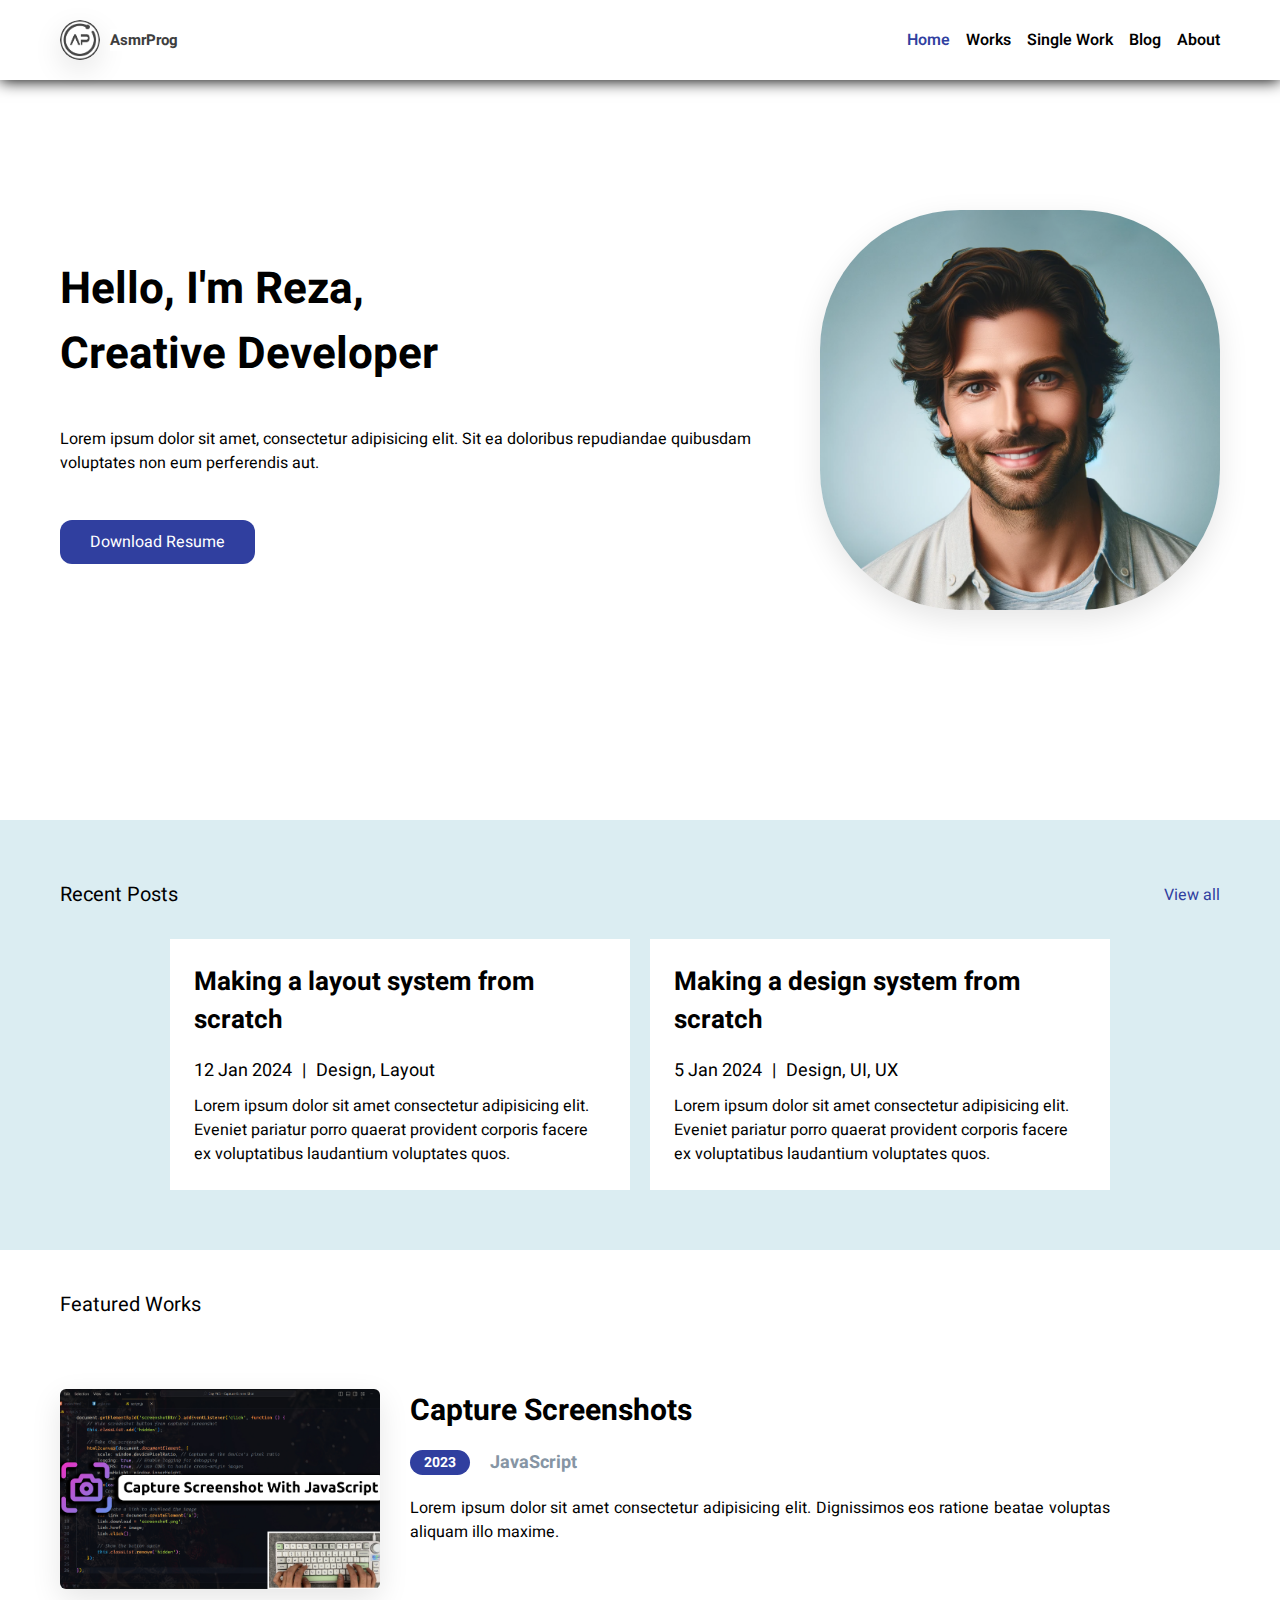
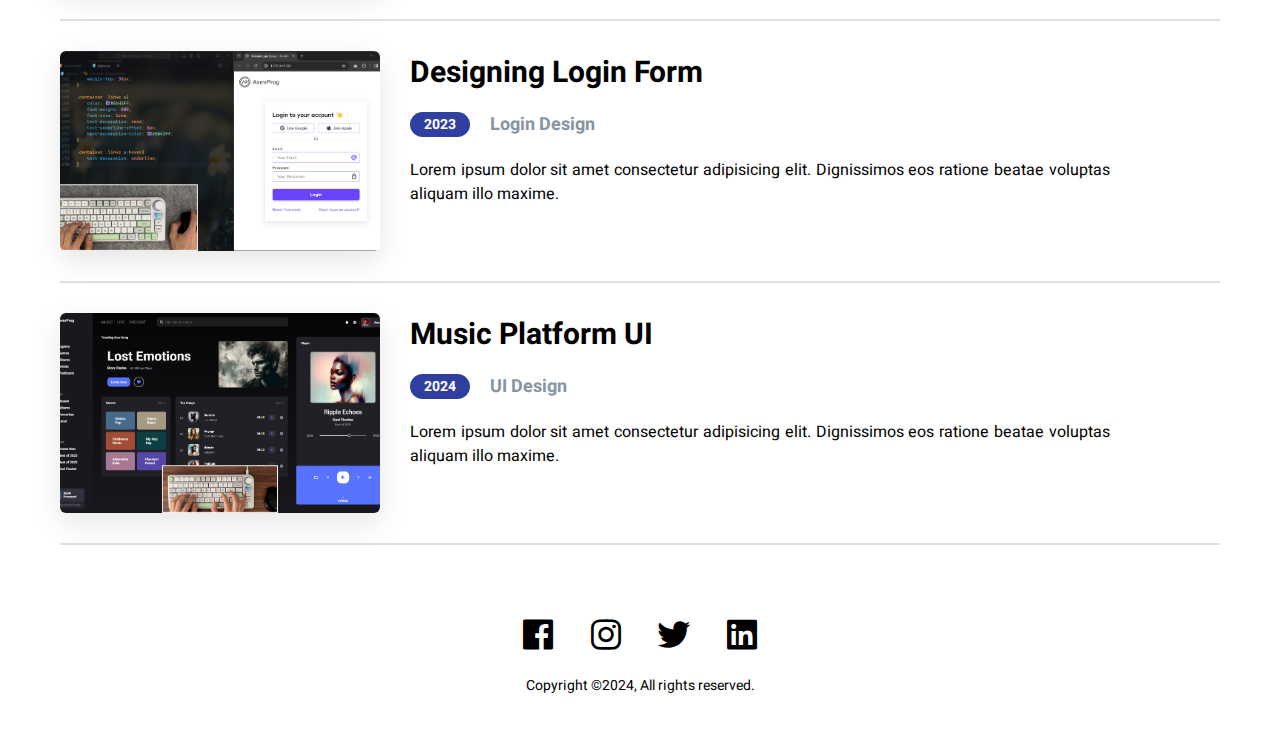
<file: index.html>
<!DOCTYPE html>
<html lang="en">

<head>
    <meta charset="UTF-8">
    <meta name="viewport" content="width=device-width, initial-scale=1.0">
    <link href='https://unpkg.com/boxicons@2.1.4/css/boxicons.min.css' rel='stylesheet'>
    <link rel="stylesheet" href="style.css">
    <title>Personal Portfolio #06 | AsmrProg</title>
</head>

<body>

    <nav>
        <div class="logo">
            <img src="assets/logo.png">
            <a href="#">AsmrProg</a>
        </div>
        <div class="nav-links">
            <a class="selected" href="index.html">Home</a>
            <a href="works.html">Works</a>
            <a href="single-work.html">Single Work</a>
            <a href="blog.html">Blog</a>
            <a href="about.html">About</a>
        </div>
    </nav>

    <div class="main">
        <div class="info">
            <h1>Hello, I'm Reza, <br>Creative Developer</h1>
            <p>Lorem ipsum dolor sit amet, consectetur adipisicing elit. Sit ea doloribus repudiandae quibusdam
                voluptates non eum perferendis aut.</p>
            <button>Download Resume</button>
        </div>
        <img src="assets/profile-1.png">
    </div>

    <div class="recent">
        <div class="header">
            <h4>Recent Posts</h4>
            <a href="blog.html">View all</a>
        </div>
        <div class="posts">
            <div class="post-item">
                <h3>Making a layout system from scratch</h3>
                <div class="info">
                    <h5>12 Jan 2024</h5>
                    <h5>|</h5>
                    <h5>Design, Layout</h5>
                </div>
                <p>Lorem ipsum dolor sit amet consectetur adipisicing elit. Eveniet pariatur porro quaerat provident
                    corporis facere ex voluptatibus laudantium voluptates quos.</p>
            </div>
            <div class="post-item">
                <h3>Making a design system from scratch</h3>
                <div class="info">
                    <h5>5 Jan 2024</h5>
                    <h5>|</h5>
                    <h5>Design, UI, UX</h5>
                </div>
                <p>Lorem ipsum dolor sit amet consectetur adipisicing elit. Eveniet pariatur porro quaerat provident
                    corporis facere ex voluptatibus laudantium voluptates quos.</p>
            </div>
        </div>
    </div>

    <div class="separator">
        <h4>Featured Works</h4>
    </div>

    <div class="featured">
        <div class="item">
            <img src="assets/item-1.jpg">
            <div class="details">
                <h3>Capture Screenshots</h3>
                <div class="item-info">
                    <div class="year-badge">2023</div>
                    <h4>JavaScript</h4>
                </div>
                <p>Lorem ipsum dolor sit amet consectetur adipisicing elit. Dignissimos eos ratione beatae voluptas
                    aliquam illo maxime.</p>
            </div>
        </div>
        <div class="item">
            <img src="assets/item-2.jpg">
            <div class="details">
                <h3>Designing Login Form</h3>
                <div class="item-info">
                    <div class="year-badge">2023</div>
                    <h4>Login Design</h4>
                </div>
                <p>Lorem ipsum dolor sit amet consectetur adipisicing elit. Dignissimos eos ratione beatae voluptas
                    aliquam illo maxime.</p>
            </div>
        </div>
        <div class="item">
            <img src="assets/item-3.jpg">
            <div class="details">
                <h3>Music Platform UI</h3>
                <div class="item-info">
                    <div class="year-badge">2024</div>
                    <h4>UI Design</h4>
                </div>
                <p>Lorem ipsum dolor sit amet consectetur adipisicing elit. Dignissimos eos ratione beatae voluptas
                    aliquam illo maxime.</p>
            </div>
        </div>
    </div>

    <footer>
        <div class="socials">
            <i class='bx bxl-facebook-square'></i>
            <i class='bx bxl-instagram'></i>
            <i class='bx bxl-twitter'></i>
            <i class='bx bxl-linkedin-square'></i>
        </div>
        <p>Copyright ©2024, All rights reserved.</p>
    </footer>

</body>

</html>
</file>
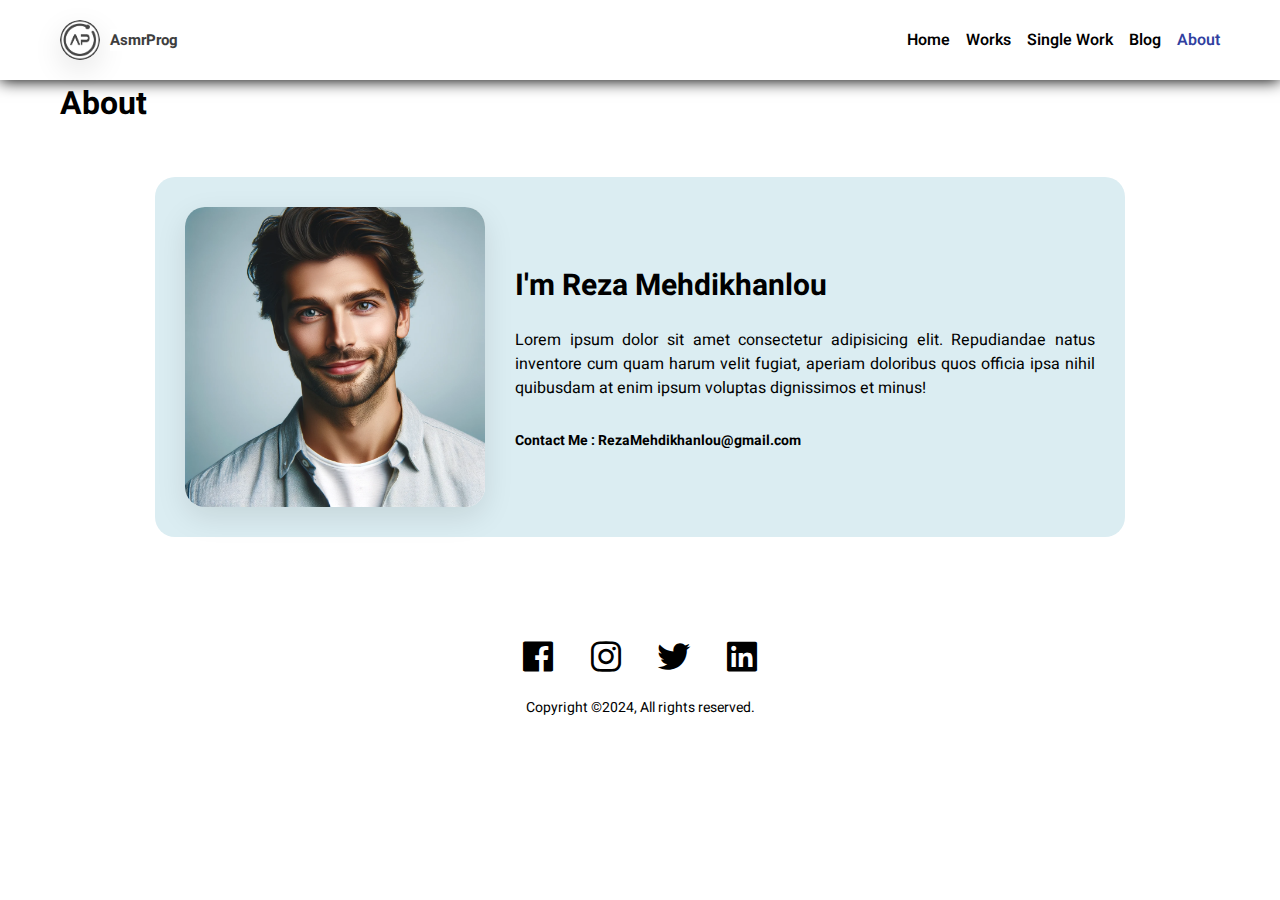
<file: about.html>
<!DOCTYPE html>
<html lang="en">

<head>
    <meta charset="UTF-8">
    <meta name="viewport" content="width=device-width, initial-scale=1.0">
    <link href='https://unpkg.com/boxicons@2.1.4/css/boxicons.min.css' rel='stylesheet'>
    <link rel="stylesheet" href="style.css">
    <title>About Page | AsmrProg</title>
</head>

<body>

    <nav>
        <div class="logo">
            <img src="assets/logo.png">
            <a href="#">AsmrProg</a>
        </div>
        <div class="nav-links">
            <a href="index.html">Home</a>
            <a href="works.html">Works</a>
            <a href="single-work.html">Single Work</a>
            <a href="blog.html">Blog</a>
            <a class="selected" href="about.html">About</a>
        </div>
    </nav>

    <h1 class="page-title">About</h1>

    <div class="content">
        <div class="container">
            <img src="assets/profile-2.png">
            <div class="about">
                <h2>I'm Reza Mehdikhanlou</h2>
                <p>Lorem ipsum dolor sit amet consectetur adipisicing elit. Repudiandae natus inventore cum quam harum
                    velit fugiat, aperiam doloribus quos officia ipsa nihil quibusdam at enim ipsum voluptas dignissimos
                    et minus!</p>
                <p class="email">Contact Me : RezaMehdikhanlou@gmail.com</p>
            </div>
        </div>
    </div>

    <footer>
        <div class="socials">
            <i class='bx bxl-facebook-square'></i>
            <i class='bx bxl-instagram'></i>
            <i class='bx bxl-twitter'></i>
            <i class='bx bxl-linkedin-square'></i>
        </div>
        <p>Copyright ©2024, All rights reserved.</p>
    </footer>

</body>

</html>
</file>
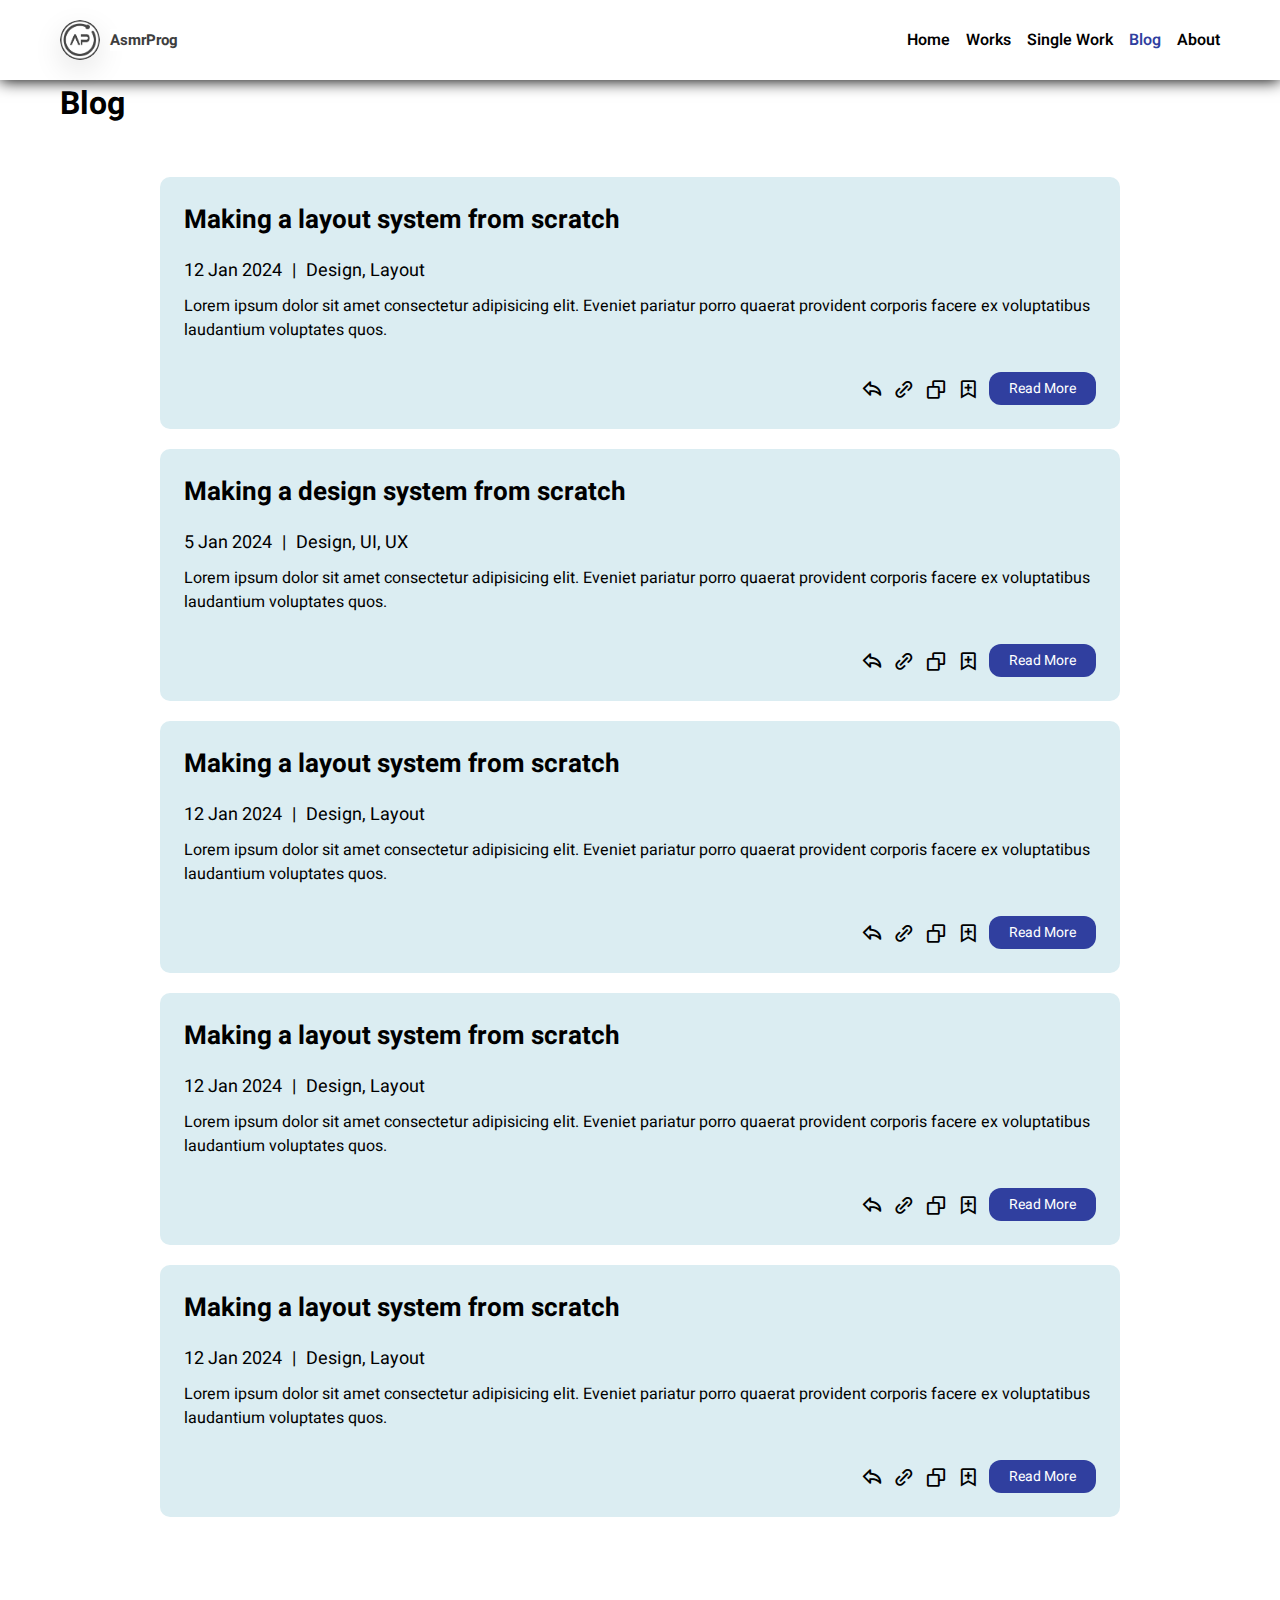
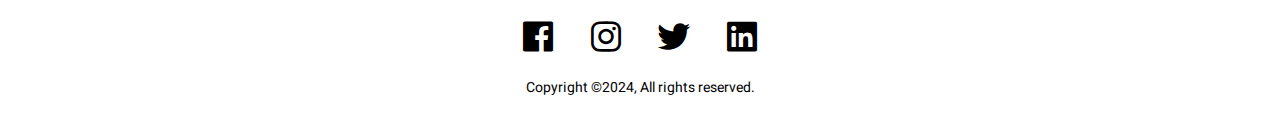
<file: blog.html>
<!DOCTYPE html>
<html lang="en">

<head>
    <meta charset="UTF-8">
    <meta name="viewport" content="width=device-width, initial-scale=1.0">
    <link href='https://unpkg.com/boxicons@2.1.4/css/boxicons.min.css' rel='stylesheet'>
    <link rel="stylesheet" href="style.css">
    <title>Blog Page | AsmrProg</title>
</head>

<body>

    <nav>
        <div class="logo">
            <img src="assets/logo.png">
            <a href="#">AsmrProg</a>
        </div>
        <div class="nav-links">
            <a href="index.html">Home</a>
            <a href="works.html">Works</a>
            <a href="single-work.html">Single Work</a>
            <a class="selected" href="blog.html">Blog</a>
            <a href="about.html">About</a>
        </div>
    </nav>


    <h1 class="page-title">Blog</h1>

    <div class="content">
        <div class="post-list">
            <div class="post-item">
                <h3>Making a layout system from scratch</h3>
                <div class="info">
                    <h5>12 Jan 2024</h5>
                    <h5>|</h5>
                    <h5>Design, Layout</h5>
                </div>
                <p>Lorem ipsum dolor sit amet consectetur adipisicing elit. Eveniet pariatur porro quaerat provident
                    corporis facere ex voluptatibus laudantium voluptates quos.</p>

                <div class="buttons">
                    <i class='bx bx-share'></i>
                    <i class='bx bx-link-alt'></i>
                    <i class='bx bx-copy'></i>
                    <i class='bx bx-bookmark-plus'></i>
                    <button>Read More</button>
                </div>

            </div>
            <div class="post-item">
                <h3>Making a design system from scratch</h3>
                <div class="info">
                    <h5>5 Jan 2024</h5>
                    <h5>|</h5>
                    <h5>Design, UI, UX</h5>
                </div>
                <p>Lorem ipsum dolor sit amet consectetur adipisicing elit. Eveniet pariatur porro quaerat provident
                    corporis facere ex voluptatibus laudantium voluptates quos.</p>
                <div class="buttons">
                    <i class='bx bx-share'></i>
                    <i class='bx bx-link-alt'></i>
                    <i class='bx bx-copy'></i>
                    <i class='bx bx-bookmark-plus'></i>
                    <button>Read More</button>
                </div>
            </div>

            <div class="post-item">
                <h3>Making a layout system from scratch</h3>
                <div class="info">
                    <h5>12 Jan 2024</h5>
                    <h5>|</h5>
                    <h5>Design, Layout</h5>
                </div>
                <p>Lorem ipsum dolor sit amet consectetur adipisicing elit. Eveniet pariatur porro quaerat provident
                    corporis facere ex voluptatibus laudantium voluptates quos.</p>
                <div class="buttons">
                    <i class='bx bx-share'></i>
                    <i class='bx bx-link-alt'></i>
                    <i class='bx bx-copy'></i>
                    <i class='bx bx-bookmark-plus'></i>
                    <button>Read More</button>
                </div>
            </div>

            <div class="post-item">
                <h3>Making a layout system from scratch</h3>
                <div class="info">
                    <h5>12 Jan 2024</h5>
                    <h5>|</h5>
                    <h5>Design, Layout</h5>
                </div>
                <p>Lorem ipsum dolor sit amet consectetur adipisicing elit. Eveniet pariatur porro quaerat provident
                    corporis facere ex voluptatibus laudantium voluptates quos.</p>
                <div class="buttons">
                    <i class='bx bx-share'></i>
                    <i class='bx bx-link-alt'></i>
                    <i class='bx bx-copy'></i>
                    <i class='bx bx-bookmark-plus'></i>
                    <button>Read More</button>
                </div>
            </div>

            <div class="post-item">
                <h3>Making a layout system from scratch</h3>
                <div class="info">
                    <h5>12 Jan 2024</h5>
                    <h5>|</h5>
                    <h5>Design, Layout</h5>
                </div>
                <p>Lorem ipsum dolor sit amet consectetur adipisicing elit. Eveniet pariatur porro quaerat provident
                    corporis facere ex voluptatibus laudantium voluptates quos.</p>
                <div class="buttons">
                    <i class='bx bx-share'></i>
                    <i class='bx bx-link-alt'></i>
                    <i class='bx bx-copy'></i>
                    <i class='bx bx-bookmark-plus'></i>
                    <button>Read More</button>
                </div>
            </div>

        </div>
    </div>


    <footer>
        <div class="socials">
            <i class='bx bxl-facebook-square'></i>
            <i class='bx bxl-instagram'></i>
            <i class='bx bxl-twitter'></i>
            <i class='bx bxl-linkedin-square'></i>
        </div>
        <p>Copyright ©2024, All rights reserved.</p>
    </footer>


</body>

</html>
</file>
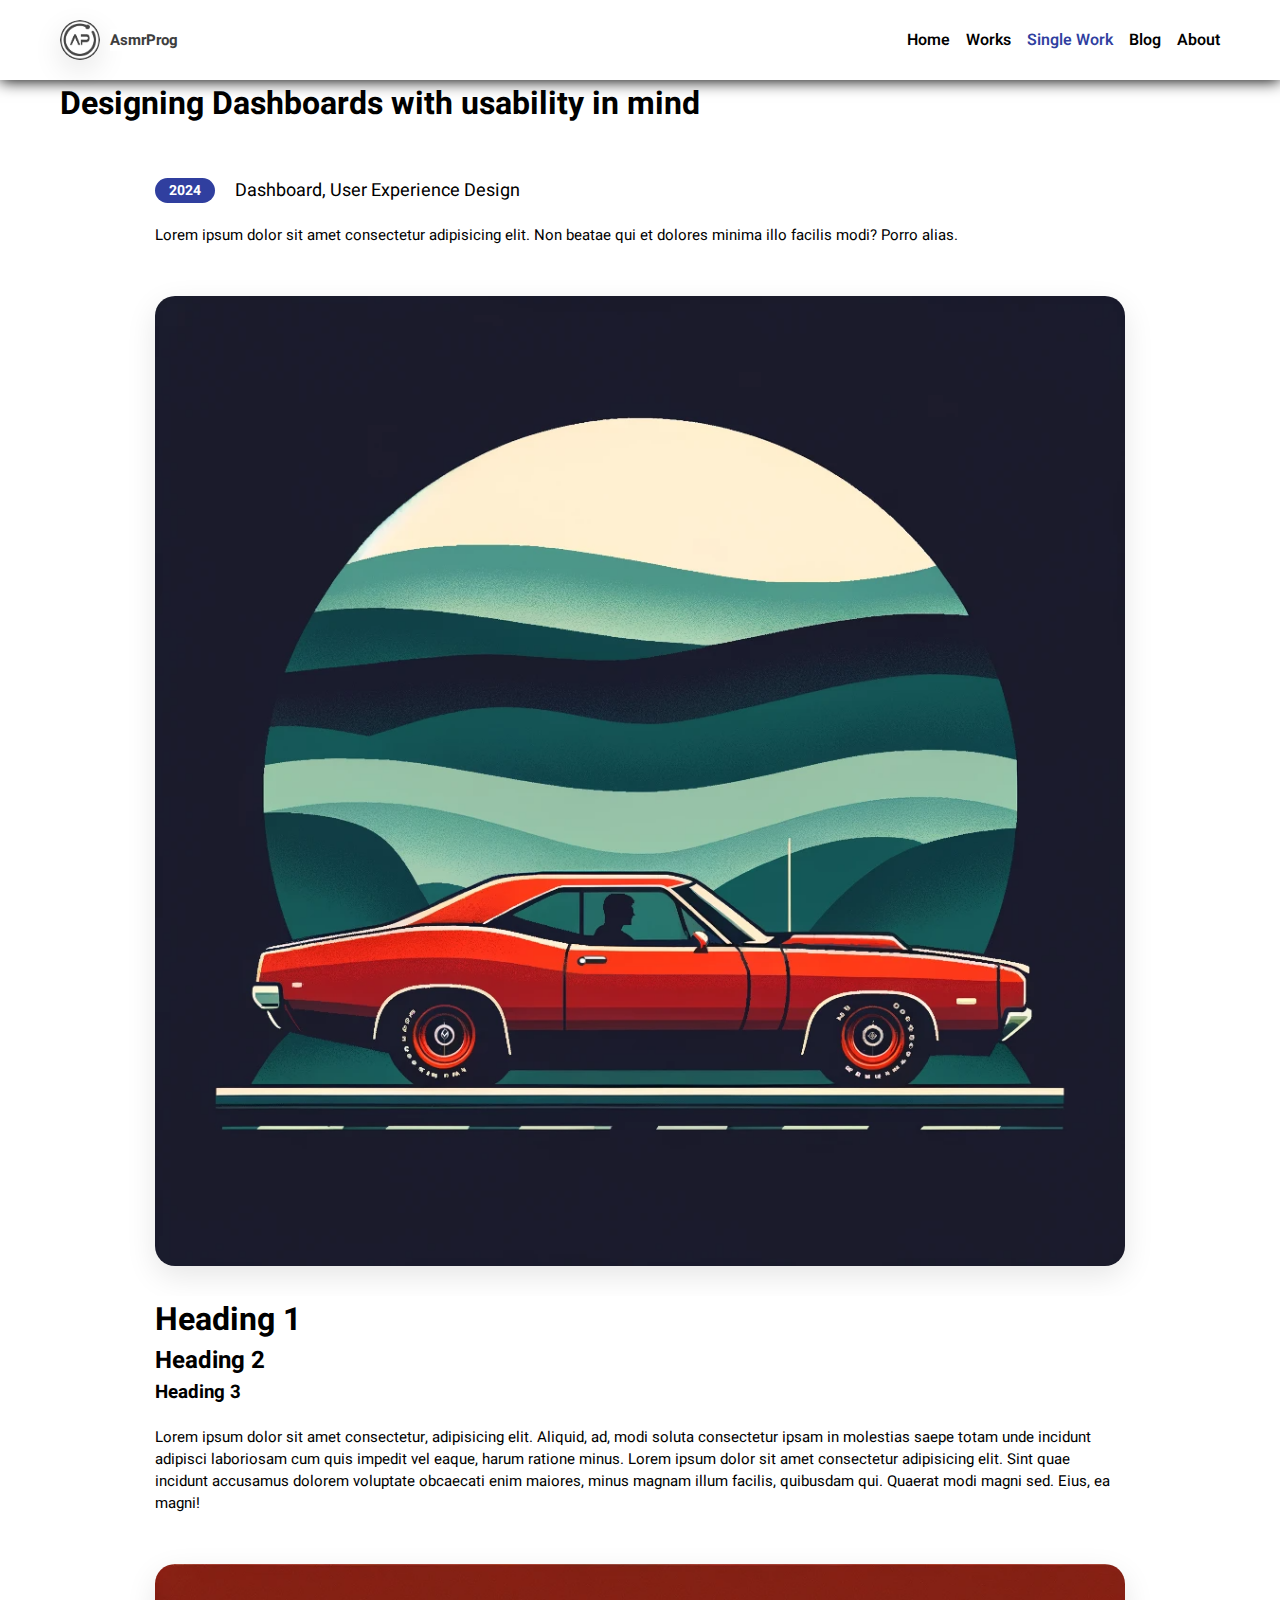
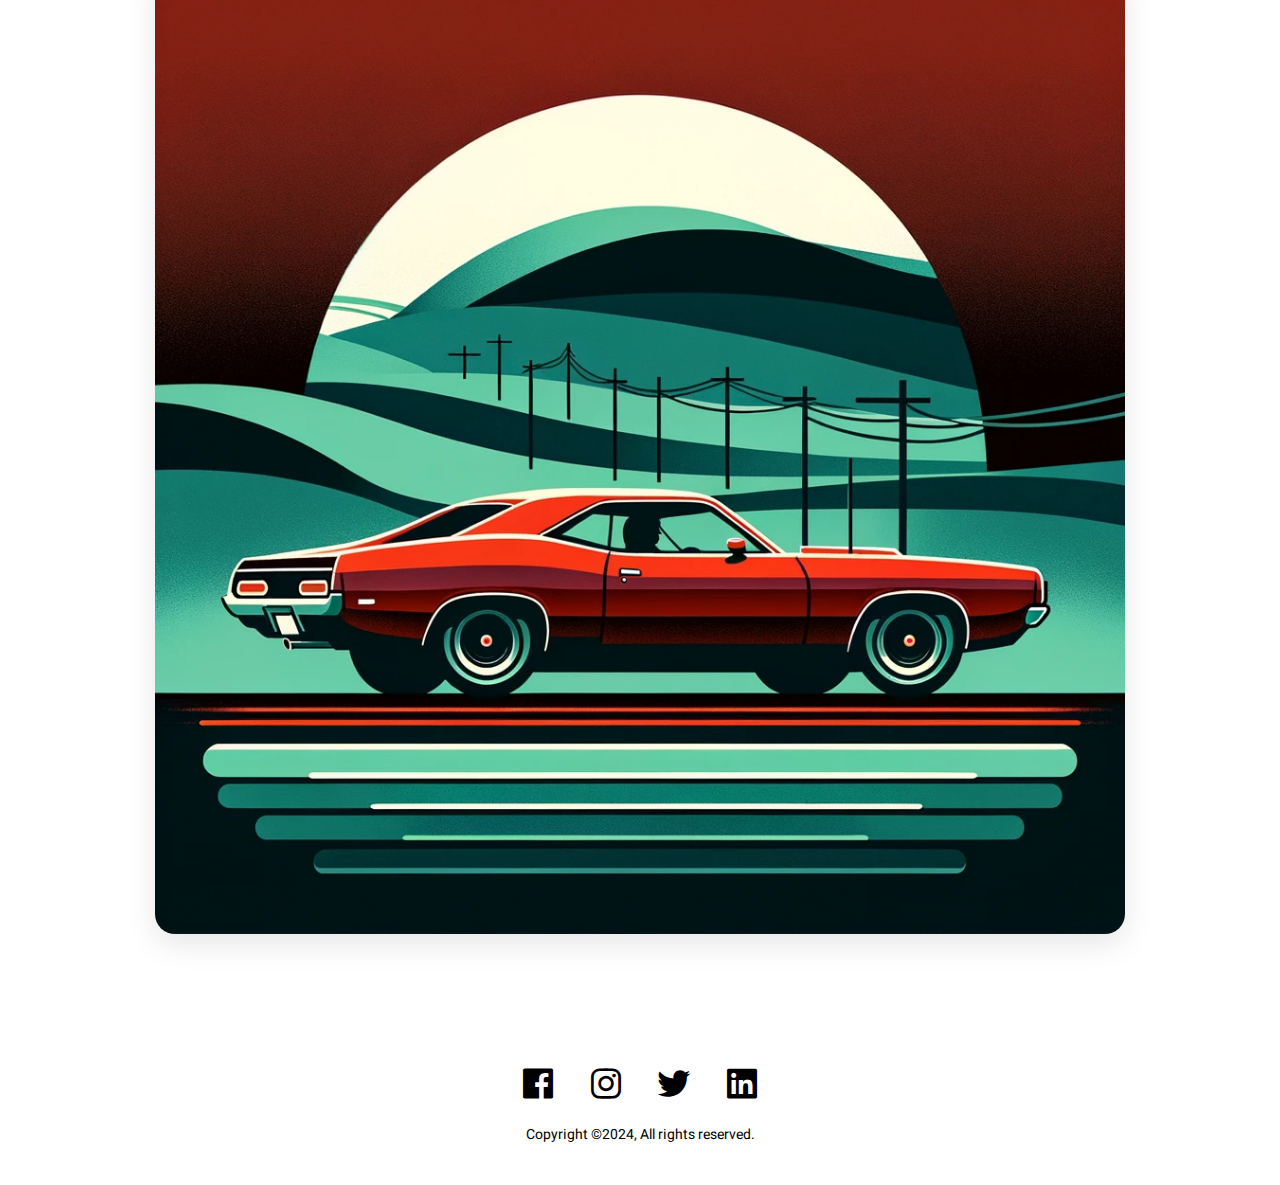
<file: single-work.html>
<!DOCTYPE html>
<html lang="en">

<head>
    <meta charset="UTF-8">
    <meta name="viewport" content="width=device-width, initial-scale=1.0">
    <link href='https://unpkg.com/boxicons@2.1.4/css/boxicons.min.css' rel='stylesheet'>
    <link rel="stylesheet" href="style.css">
    <title>Single Work Page | AsmrProg</title>
</head>

<body>

    <nav>
        <div class="logo">
            <img src="assets/logo.png">
            <a href="#">AsmrProg</a>
        </div>
        <div class="nav-links">
            <a href="index.html">Home</a>
            <a href="works.html">Works</a>
            <a class="selected" href="single-work.html">Single Work</a>
            <a href="blog.html">Blog</a>
            <a href="about.html">About</a>
        </div>
    </nav>

    <h1 class="page-title">Designing Dashboards with usability in mind</h1>


    <div class="content">
        <div class="work-info">
            <div class="year-badge">2024</div>
            <div class="category">
                <p>Dashboard, User Experience Design</p>
            </div>
        </div>

        <p>Lorem ipsum dolor sit amet consectetur adipisicing elit. Non beatae qui et dolores minima illo facilis modi?
            Porro alias.</p>

        <img src="assets/single-post-1.png">

        <h1>Heading 1</h1>
        <h2>Heading 2</h2>
        <h3>Heading 3</h3>

        <p>Lorem ipsum dolor sit amet consectetur, adipisicing elit. Aliquid, ad, modi soluta consectetur ipsam in
            molestias saepe totam unde incidunt adipisci laboriosam cum quis impedit vel eaque, harum ratione minus.
            Lorem ipsum dolor sit amet consectetur adipisicing elit. Sint quae incidunt accusamus dolorem voluptate
            obcaecati enim maiores, minus magnam illum facilis, quibusdam qui. Quaerat modi magni sed. Eius, ea magni!
        </p>

        <img src="assets/single-post-2.png">

    </div>


    <footer>
        <div class="socials">
            <i class='bx bxl-facebook-square'></i>
            <i class='bx bxl-instagram'></i>
            <i class='bx bxl-twitter'></i>
            <i class='bx bxl-linkedin-square'></i>
        </div>
        <p>Copyright ©2024, All rights reserved.</p>
    </footer>


</body>

</html>
</file>
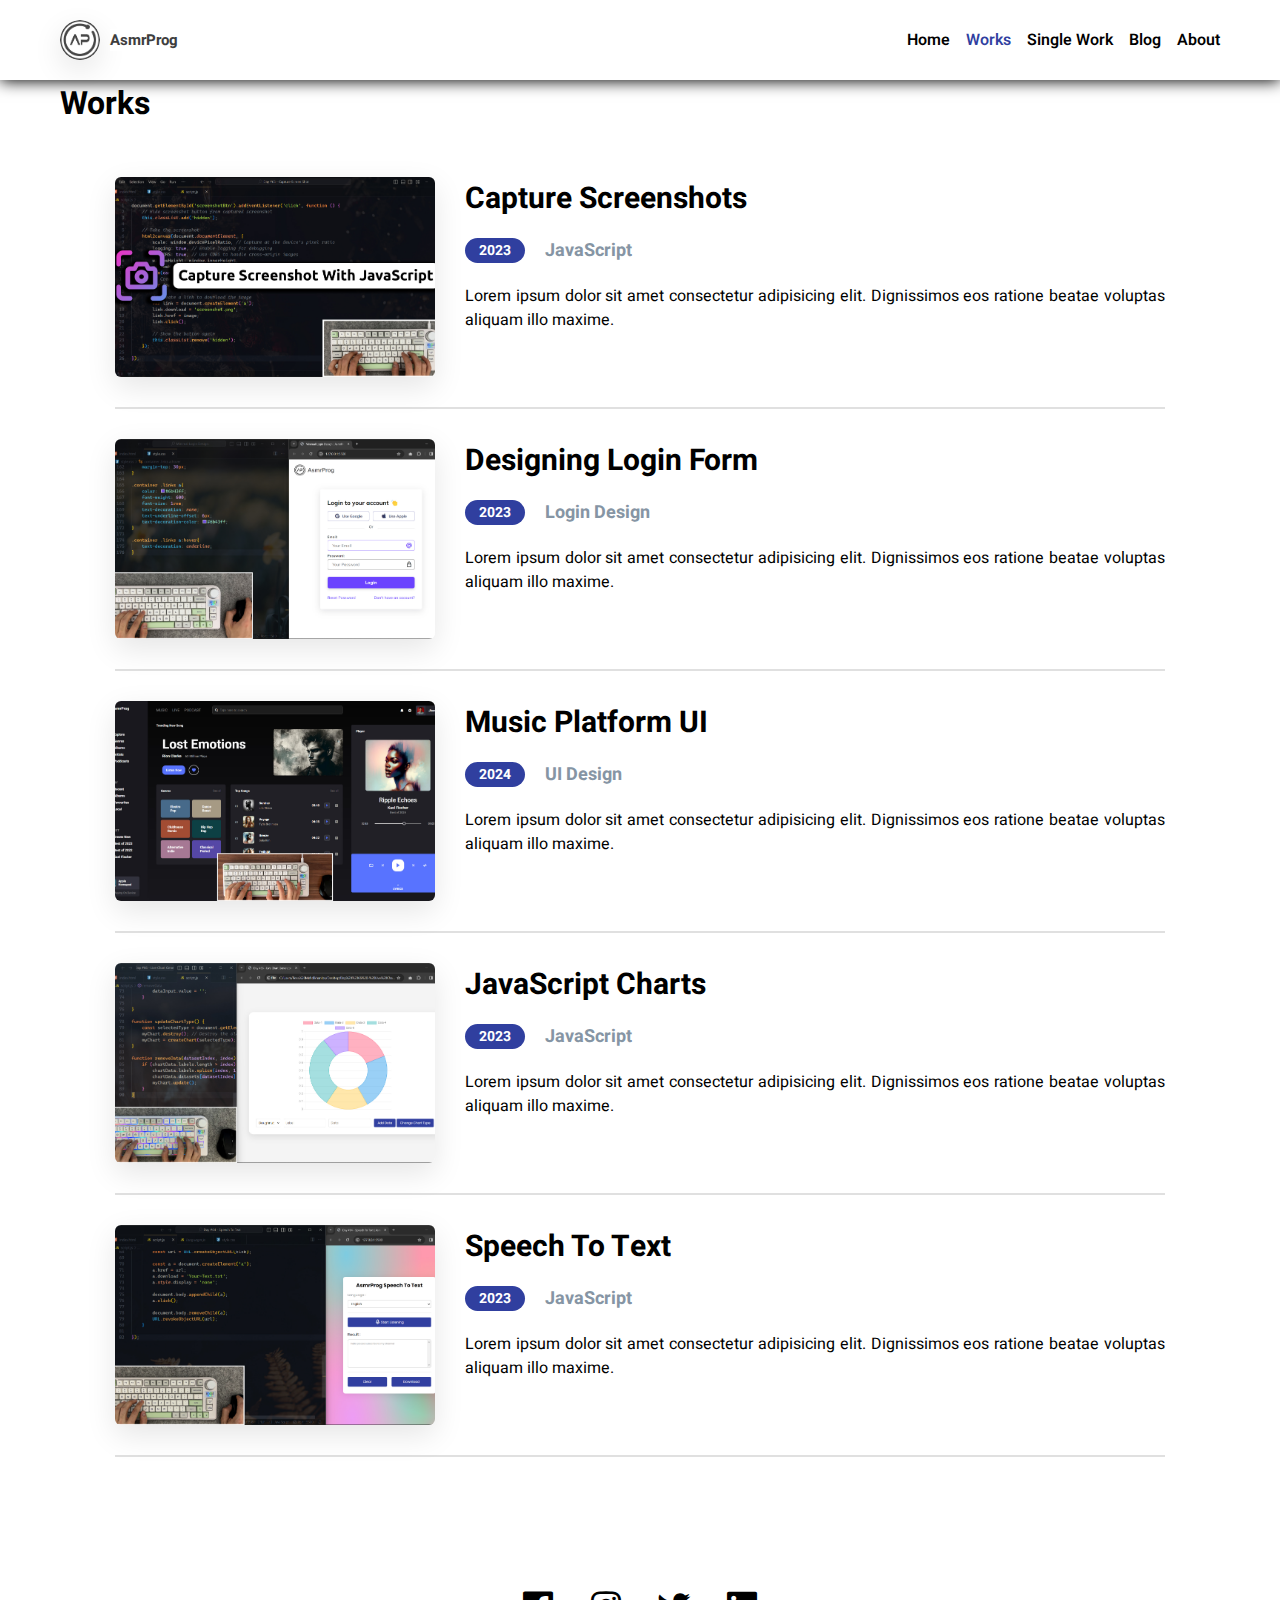
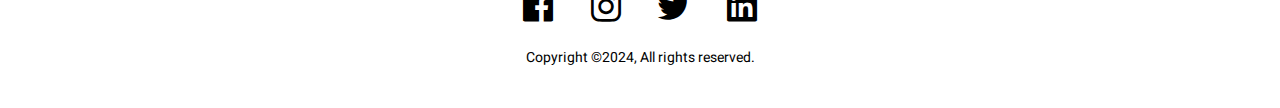
<file: works.html>
<!DOCTYPE html>
<html lang="en">

<head>
    <meta charset="UTF-8">
    <meta name="viewport" content="width=device-width, initial-scale=1.0">
    <link href='https://unpkg.com/boxicons@2.1.4/css/boxicons.min.css' rel='stylesheet'>
    <link rel="stylesheet" href="style.css">
    <title>Works Page | AsmrProg</title>
</head>

<body>

    <nav>
        <div class="logo">
            <img src="assets/logo.png">
            <a href="#">AsmrProg</a>
        </div>
        <div class="nav-links">
            <a href="index.html">Home</a>
            <a class="selected" href="works.html">Works</a>
            <a href="single-work.html">Single Work</a>
            <a href="blog.html">Blog</a>
            <a href="about.html">About</a>
        </div>
    </nav>

    <h1 class="page-title">Works</h1>

    <div class="content">
        <div class="works-list">
            <div class="item">
                <img src="assets/item-1.jpg">
                <div class="details">
                    <h3>Capture Screenshots</h3>
                    <div class="item-info">
                        <div class="year-badge">2023</div>
                        <h4>JavaScript</h4>
                    </div>
                    <p>Lorem ipsum dolor sit amet consectetur adipisicing elit. Dignissimos eos ratione beatae voluptas
                        aliquam illo maxime.</p>
                </div>
            </div>
            <div class="item">
                <img src="assets/item-2.jpg">
                <div class="details">
                    <h3>Designing Login Form</h3>
                    <div class="item-info">
                        <div class="year-badge">2023</div>
                        <h4>Login Design</h4>
                    </div>
                    <p>Lorem ipsum dolor sit amet consectetur adipisicing elit. Dignissimos eos ratione beatae voluptas
                        aliquam illo maxime.</p>
                </div>
            </div>
            <div class="item">
                <img src="assets/item-3.jpg">
                <div class="details">
                    <h3>Music Platform UI</h3>
                    <div class="item-info">
                        <div class="year-badge">2024</div>
                        <h4>UI Design</h4>
                    </div>
                    <p>Lorem ipsum dolor sit amet consectetur adipisicing elit. Dignissimos eos ratione beatae voluptas
                        aliquam illo maxime.</p>
                </div>
            </div>
            <div class="item">
                <img src="assets/item-4.jpg">
                <div class="details">
                    <h3>JavaScript Charts</h3>
                    <div class="item-info">
                        <div class="year-badge">2023</div>
                        <h4>JavaScript</h4>
                    </div>
                    <p>Lorem ipsum dolor sit amet consectetur adipisicing elit. Dignissimos eos ratione beatae voluptas
                        aliquam illo maxime.</p>
                </div>
            </div>
            <div class="item">
                <img src="assets/item-5.jpg">
                <div class="details">
                    <h3>Speech To Text</h3>
                    <div class="item-info">
                        <div class="year-badge">2023</div>
                        <h4>JavaScript</h4>
                    </div>
                    <p>Lorem ipsum dolor sit amet consectetur adipisicing elit. Dignissimos eos ratione beatae voluptas
                        aliquam illo maxime.</p>
                </div>
            </div>
        </div>
    </div>

    <footer>
        <div class="socials">
            <i class='bx bxl-facebook-square'></i>
            <i class='bx bxl-instagram'></i>
            <i class='bx bxl-twitter'></i>
            <i class='bx bxl-linkedin-square'></i>
        </div>
        <p>Copyright ©2024, All rights reserved.</p>
    </footer>


</body>

</html>
</file>
<file: style.css>
@import url('https://fonts.googleapis.com/css2?family=Heebo:wght@300;400;500;600;700;800&display=swap');

*{
    margin: 0;
    padding: 0;
    box-sizing: border-box;
    font-family: 'Heebo', sans-serif;
    color: var(--text-color);
    background-color: var(--bg);
    transition: background 0.6s ease;
}

:root{
    --bg: white;
    --text-color: black;
    --logo: #3e3e3e;
    --link-selected: #303f9f;
    --button-hver: #1a237e;
    --recent-bg: #dbedf2;
    --feautured-bg: #e0e0e0;
    --cinza: #8695a4;
    --alt-color: rgb(101, 101, 101);
}

a{
    text-decoration: none;
    color: var(--text-color);
}

img{
    object-fit: cover;
    object-position: top;
    box-shadow: 0 10px 30px rgba(0, 0, 0, 0.1);
}

.theme-toggle {
    display: flex;
    justify-content: center;
    align-items: center;
    width: 40px;
    height: 40px;
    cursor: pointer;
    position: relative;
}

.theme-toggle i {
    font-size: 28px;
    line-height: 1;
    display: block;
}

.theme-toggle:hover i {
    color: var(--alt-color);
}

nav{
    padding: 20px 148px;
    background-color: var(--bg);
    display: flex;
    align-items: center;
    justify-content: space-between;
    font-weight: 600;
    position: fixed;
    width: 100%;
    box-shadow: #000 0 1px 15px;
}

nav .logo{
    display: flex;
    align-items: center;
    gap: 10px;
}

nav .logo img{
    width: 40px;
    height: 40px;
    border-radius: 50%;
}

nav .logo a{
    font-size: 15px;
    color: var(--logo);
    font-weight: bold;
}

nav .nav-links{
    display: flex;
    gap: 16px;
    justify-content: flex-end;
    align-items: center;
}

nav .nav-links a{
    transition: color 0.3s ease;
}

nav .nav-links a:hover,
nav .nav-links a.selected{
    color: var(--link-selected);
}

.main {
    padding: 0 148px;
    display: flex;
    align-items: center;
    justify-content: space-between;
    gap: 50px;
    height: calc(100vh - 80px);
}

.main .info h1{
    font-size: 44px;
    margin-bottom: 40px;
}

.main .info p{
    font-size: 16px;
    margin-bottom: 45px;
    width: 100%;
}

hr{
    margin-top: 15px;
    border: 3px dashed var(--text-color) ;
    border-radius: 5%;
}
.main .info button,
.content .post-list .post-item .buttons button{
    padding: 10px 30px;
    background: var(--link-selected);
    border: none;
    color: var(--bg);
    font-size: 16px;
    border-radius: 12px;
    cursor: pointer;
    transition: background 0.3s ease;
}

.main .info button:hover,
.content .post-list .post-item .buttons button:hover{
    background: var(--button-hver);
}

.main img{
    width: 400px;
    height: 400px;
    border-radius: 140px;
}

.recent{
    padding: 60px 148px;
    background-color: var(--recent-bg);
}

.recent .header{
    display: flex;
    align-items: center;
    justify-content: space-between;
    margin-bottom: 30px;
    background-color: transparent;
}

.recent .header h4,
.separator h4{
    font-size: 20px;
    font-weight: 400;
    background-color: transparent;
}

.recent .header a{
    color: var(--link-selected);
    background-color: transparent;
}

.recent .posts{
    display: flex;
    justify-content: center;
    gap: 20px;
    background-color: transparent;
}

.recent .posts .post-item{
    background-color: var(--bg);
    padding: 24px;
    width: 460px;
    background-color: var(--bg);
}

.recent .posts .post-item h3,
.content .post-list .post-item h3{
    font-size: 26px;
    margin-bottom: 18px;
}

.recent .posts .post-item .info,
.content .post-list .post-item .info{
    display: flex;
    gap: 10px;
    margin-bottom: 10px;
}

.recent .posts .post-item .info h5,
.content .post-list .post-item h5{
    font-size: 18px;
    font-weight: 400;
}

.recent .posts .post-item p{
    width: 400px;
}

.separator{
    padding: 40px 148px 0;
}

.separator h4{
    margin-bottom: 30px;
}

.featured{
    padding: 40px 290px 0;
}

.featured .item,
.works-list .item{
    display: flex;
    gap: 30px;
    margin-bottom: 30px;
    padding-bottom: 30px;
    border-bottom: 2px solid #e0e0e0;
}

.featured .item img,
.works-list .item img{
    width: 320px;
    height: 200px;
    border-radius: 6px;
}

.featured .item .details h3,
.works-list .item h3{
    font-size: 30px;
    margin-bottom: 16px;
}

.featured .item .details .item-info,
.works-list .item .details .item-info{
    display: flex;
    align-items: center;
    gap: 20px;
    margin-bottom: 20px;
}

.featured .item .details .item-info .year-badge,
.works-list .item .details .item-info .year-badge,
.content .work-info .year-badge{
    background-color: var(--link-selected);
    padding: 2px 14px;
    color: var(--bg);
    border-radius: 16px;
    font-size: 14px;
    font-weight: bold;
}

.featured .item .details .item-info h4,
.works-list .item .details .item-info h4{
    color: var(--cinza);
    font-size: 18px;
}

.featured .item .details p,
.works-list .item .details p{
    width: 700px;
    text-align: justify;
}

footer{
    padding: 40px 0;
    display: flex;
    flex-direction: column;
    align-items: center;
}

footer .socials{
    display: flex;
    align-items: center;
    gap: 28px;
    margin-bottom: 20px;
}

footer .socials i{
    font-size: 40px;
    cursor: pointer;
    transition: color 0.3s ease;
}

footer .socials i:hover{
    color: var(--link-selected);
}

footer p{
    font-size: 14px;
}

.page-title{
    padding: 80px 234px 20px;
    width: 100%;
}

.content{
    padding: 30px 148px 60px;
    display: flex;
    flex-direction: column;
    align-items: center;
}

.content .work-info{
    display: flex;
    align-items: center;
    justify-content: flex-start;
    gap: 20px;
    width: 970px;
}

.content .work-info .category{
    color: var(--cinza);
    font-size: 18px;
}

.content>p{
    width: 970px;
    font-size: 15px;
    margin: 20px 0;
}

.content>img{
    width: 970px;
    margin: 30px 0;
    border-radius: 20px;
}

.content>h1,
.content>h2,
.content>h3{
    width: 970px;
}

.content .post-list{
    display: flex;
    flex-direction: column;
    gap: 20px;
}

.content .post-list .post-item{
    background-color: var(--recent-bg);
    padding: 24px;
    width: 960px;
    border-radius: 10px;
}

h3, p, h2, h5{
    background-color: transparent;
}
.content .post-list .post-item .info{
    background-color: transparent;
}

.content .post-list .post-item .buttons{
    margin-top: 30px;
    display: flex;
    align-items: center;
    justify-content: flex-end;
    gap: 10px;
    background-color: transparent;
}

.content .post-list .post-item .buttons button{
    font-size: 14px;
    padding: 6px 20px;
}

.content .post-list .post-item .buttons i{
    font-size: 22px;
    cursor: pointer;
    transition: color 0.3s ease;
}

.content .post-list .post-item .buttons i:hover{
    color: var(--link-selected);
}

.content .container{
    background-color: var(--recent-bg);
    padding: 30px;
    display: flex;
    align-items: center;
    gap: 30px;
    width: 970px;
    border-radius: 20px;
}

.content .container img{
    width: 300px;
    height: 300px;
    border-radius: 20px;
}

.content .container h2{
    margin-bottom: 20px;
    font-size: 30px;
}
.content .container .about{
    background-color: transparent;
}
.content .container .about>p{
    text-align: justify;
}

.content .container a{
    background-color: transparent;
}
.content .container .about .email{
    font-weight: bold;
    margin-top: 30px;
    font-size: 14px;
    background-color: transparent;
}

.bx {
    font-size: 24px;
    color: var(--text-color);
    transition: color 0.3s ease;
    cursor: pointer;
    background-color: transparent;
}


@media screen and (max-width: 1400px) {
    
    nav{
        padding: 20px 60px;
    }

    .main{
        padding: 0 60px;
    }

    .recent{
        padding: 60px;
    }

    .featured,
    .separator{
        padding: 40px 60px 0;
    }

    .page-title{
        padding: 80px 60px 20px;
    }

}

@media screen and (max-width: 1200px) {
    
    nav{
        padding: 20px 40px;
    }

    .main{
        padding: 0 40px;
    }

    .main img{
        width: 340px;
        height: 340px;
    }

    .recent{
        padding: 40px;
    }

    .featured,
    .separator{
        padding: 40px 40px 0;
    }

    .featured .item .details p,
    .works-list .item .details p{
        width: 100%;
    }

    .page-title{
        padding: 80px 40px 20px;
    }

    .content .work-info,
    .content>p,
    .content>img,
    .content>h1,
    .content>h2,
    .content>h3,
    .content .post-list .post-item,
    .content .container{
        width: 100%;
    }

    .content .container img{
        width: 250px;
        height: 250px;
    }

    .content .container h2{
        font-size: 24px;
        margin-bottom: 10px;
    }

    .content .container .about>p{
        font-size: 14px;
    }

}

@media screen and (max-width: 992px) {
    
    nav{
        padding: 20px;
    }

    .main{
        padding: 0 20px;
    }

    .main img{
        width: 300px;
        height: 300px;
    }

    .main .info h1{
        font-size: 34px;
    }

    .main .info p{
        font-size: 15px;
    }

    .main .info button{
        font-size: 15px;
        padding: 8px 22px;
    }

    .recent{
        padding: 40px 20px;
    }

    .recent .posts .post-item{
        width: 100%;
    }

    .recent .posts .post-item h3,
    .content .post-list .post-item h3{
        font-size: 20px;
    }

    .recent .posts .post-item .info h5,
    .content .post-list .post-item .info h5{
        font-size: 14px;
    }

    .recent .posts .post-item p{
        width: 100%;
        font-size: 14px;
    }

    .featured,
    .separator{
        padding: 40px 20px 0;
    }

    .featured .item,
    .works-list .item{
        flex-direction: column;
        padding: 0 20px 30px;
    }

    .featured .item img,
    .works-list .item img{
        width: 100%;
        height: auto;
    }

    .featured .item .details h3,
    .works-list .details .item h3{
        font-size: 24px;
        margin-bottom: 12px;
    }

    .featured .item .details .item-info .year-badge,
    .works-list .item .details .item-info .year-badge{
        font-size: 12px;
    }

    .featured .item .details .item-info h4,
    .works-list .item .details .item-info h4{
        font-size: 15px;
    }

    .featured .item .details p,
    .works-list .item .details p{
        font-size: 14px;
    }

    .content{
        padding: 30px 20px 60px;
    }

    .content .container h2{
        font-size: 20px;
    }

    .content .container .about>p{
        font-size: 13px;
    }

}

@media screen and (max-width: 768px) {
    
    nav{
        justify-content: center;
        position: relative;
    }

    nav .logo{
        display: none;
    }

    .main{
        flex-direction: column;
        justify-content: space-around;
        margin: 40px 0;
        height: auto;
    }

    .main .info h1{
        font-size: 30px;
        margin-bottom: 16px;
    }

    .main .info p{
        margin-bottom: 16px;
    }

    .main .info button{
        padding: 6px 20px;
        font-size: 13px;
    }

    .main img{
        margin-top: 20px;
        width: 100%;
        height: auto;
        border-radius: 50px;
    }

    .recent .posts,
    .content .container{
        flex-direction: column;
    }

    .content .container img{
        width: 100%;
        height: auto;
    }

}
</file>
